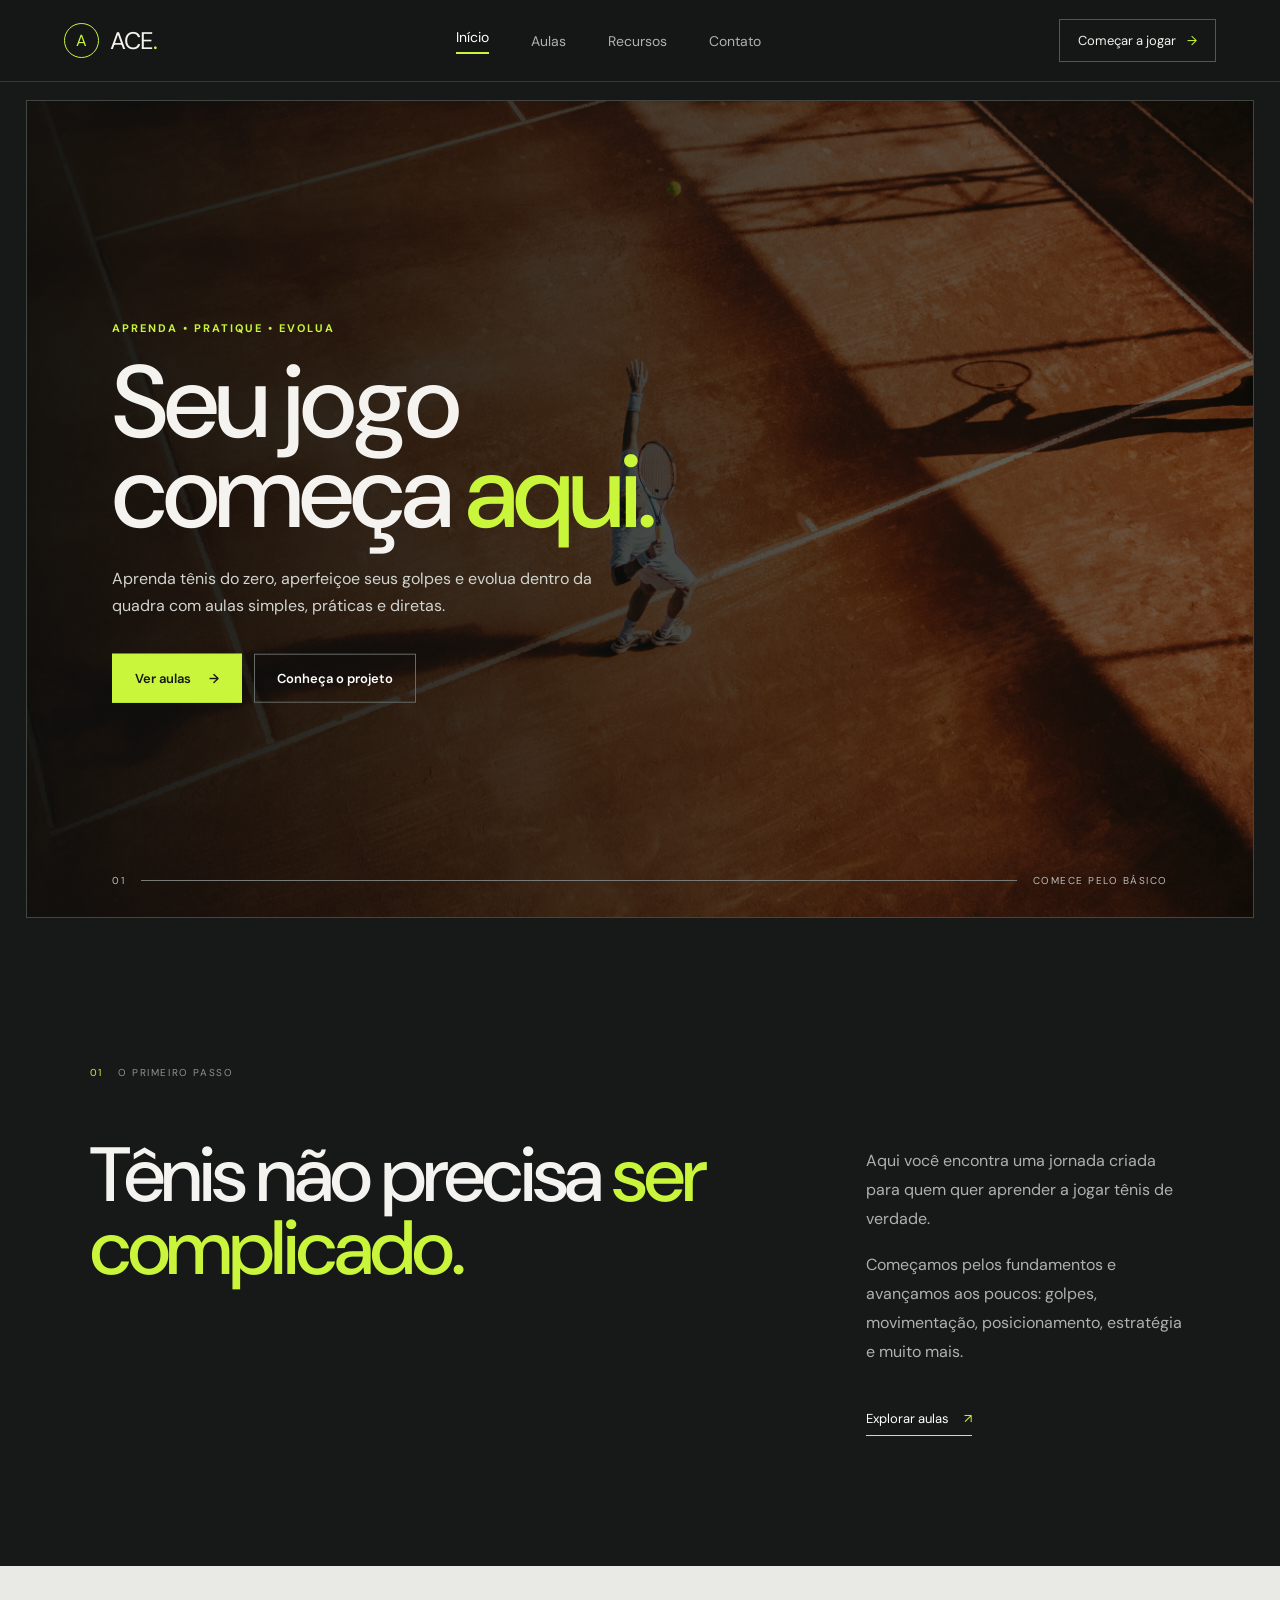
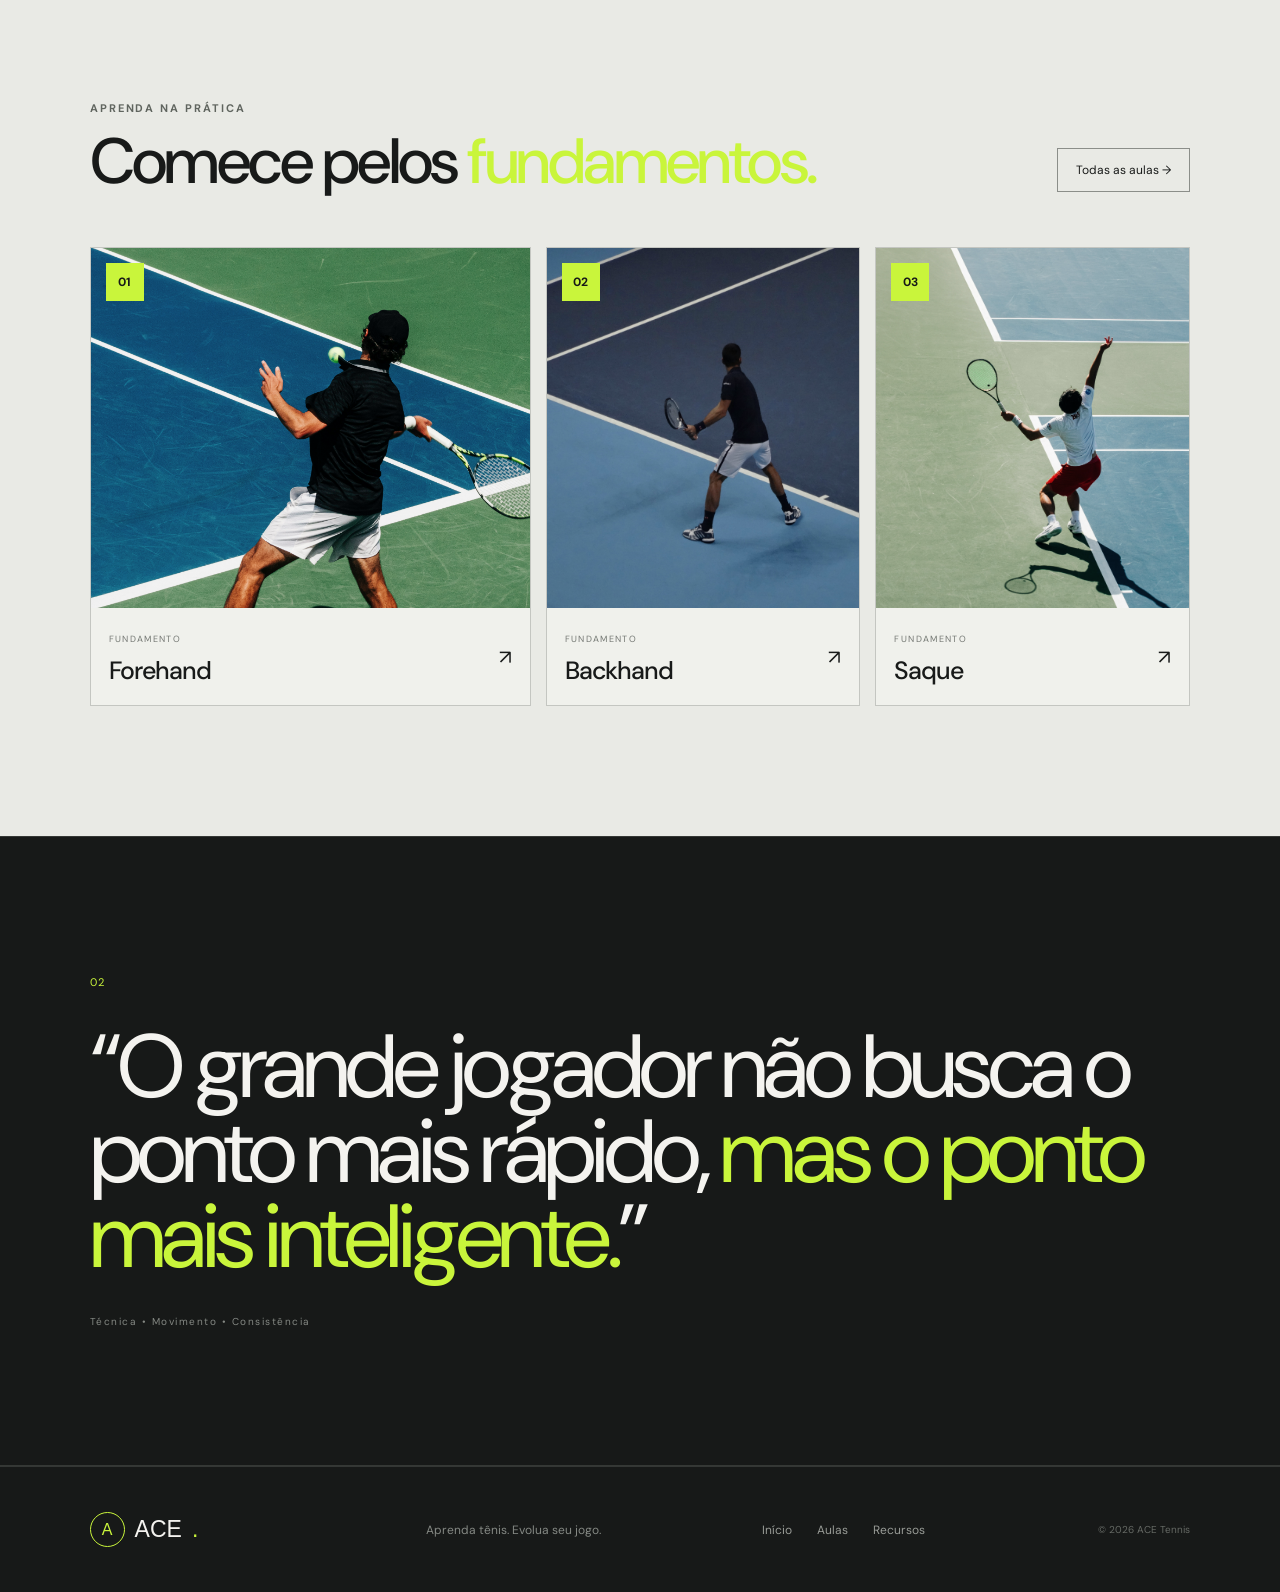
<file: index.html>
<!DOCTYPE html>
<html lang="pt-BR">
<head>
    <meta charset="UTF-8">
    <meta name="viewport" content="width=device-width, initial-scale=1.0">

    <title>ACE — Aprenda Tênis</title>

    <link rel="stylesheet" href="css/style.css">
    <link rel="icon" href="images/icon-tab.jpg" type="image/jpg"> <!--arredondar-->
</head>

<body>

<header class="header">

    <a href="index.html" class="logo">
        <span class="logo-mark">A</span>
        <span>ACE<span class="logo-dot">.</span></span>
    </a>

    <nav class="navigation">
        <a href="index.html" class="active">Início</a>
        <a href="pages/aulas.html">Aulas</a>
        <a href="pages/recursos.html">Recursos</a>
        <a href="pages/contato.html">Contato</a>
    </nav>

    <a href="pages/aulas.html" class="header-button">
        Começar a jogar
        <span>→</span>
    </a>

</header>


<main>

    <!-- HERO -->

    <section class="hero">

        <img
            src="images/hero-tennis.jpg"
            alt="Tenista rebatendo uma bola durante uma partida"
            class="hero-image"
        >

        <div class="hero-overlay"></div>

        <div class="hero-content">

            <span class="eyebrow">
                APRENDA • PRATIQUE • EVOLUA
            </span>

            <h1>
                Seu jogo começa
                <span>aqui.</span>
            </h1>

            <p>
                Aprenda tênis do zero, aperfeiçoe seus golpes
                e evolua dentro da quadra com aulas simples,
                práticas e diretas.
            </p>

            <div class="hero-actions">
                <a href="pages/aulas.html" class="primary-button">
                    Ver aulas
                    <span>→</span>
                </a>

                <a href="#sobre" class="secondary-button">
                    Conheça o projeto
                </a>
            </div>

        </div>

        <div class="hero-bottom">

            <span>01</span>

            <div class="hero-line"></div>

            <span>COMECE PELO BÁSICO</span>

        </div>

    </section>


    <!-- INTRO -->

    <section class="intro section" id="sobre">

        <div class="section-label">
            <span>01</span>
            O PRIMEIRO PASSO
        </div>

        <div class="intro-content">

            <div>
                <h2>
                    Tênis não precisa
                    <em>ser complicado.</em>
                </h2>
            </div>

            <div class="intro-text">
                <p>
                    Aqui você encontra uma jornada criada para quem
                    quer aprender a jogar tênis de verdade.
                </p>

                <p>
                    Começamos pelos fundamentos e avançamos aos poucos:
                    golpes, movimentação, posicionamento, estratégia
                    e muito mais.
                </p>

                <a href="pages/aulas.html" class="text-link">
                    Explorar aulas
                    <span>↗</span>
                </a>
            </div>

        </div>

    </section>


    <!-- DESTAQUES -->

    <section class="lessons-preview section">

        <div class="section-heading">

            <div>
                <span class="eyebrow dark">APRENDA NA PRÁTICA</span>

                <h2>
                    Comece pelos
                    <span>fundamentos.</span>
                </h2>
            </div>

            <a href="pages/aulas.html" class="outline-button">
                Todas as aulas →
            </a>

        </div>


        <div class="lesson-grid">

            <article class="lesson-card large-card" data-lesson-link="pages/aula-forehand.html" tabindex="0">

                <div class="lesson-image">
                    <img
                        src="images/aula-forehand.jpg"
                        alt="Jogador executando um forehand"
                    >

                    <span class="lesson-number">01</span>
                </div>

                <div class="lesson-info">

                    <div>
                        <span class="lesson-type">FUNDAMENTO</span>

                        <h3>Forehand</h3>
                    </div>

                    <span class="arrow">↗</span>

                </div>

            </article>


            <article class="lesson-card" data-lesson-link="pages/aula-backhand.html" tabindex="0">

                <div class="lesson-image">
                    <img
                        src="images/aula-backhand.jpg"
                        alt="Jogadora executando um backhand"
                    >

                    <span class="lesson-number">02</span>
                </div>

                <div class="lesson-info">

                    <div>
                        <span class="lesson-type">FUNDAMENTO</span>

                        <h3>Backhand</h3>
                    </div>

                    <span class="arrow">↗</span>

                </div>

            </article>


            <article class="lesson-card" data-lesson-link="pages/aula-saque.html" tabindex="0">

                <div class="lesson-image">
                    <img
                        src="images/aula-saque.jpg"
                        alt="Tenista executando um saque"
                    >

                    <span class="lesson-number">03</span>
                </div>

                <div class="lesson-info">

                    <div>
                        <span class="lesson-type">FUNDAMENTO</span>

                        <h3>Saque</h3>
                    </div>

                    <span class="arrow">↗</span>

                </div>

            </article>

        </div>

    </section>


    <!-- FRASE -->

    <section class="quote-section">

        <div class="quote-number">02</div>

        <blockquote>
            “O grande jogador não busca o ponto mais rápido, 
            <span>mas o ponto mais inteligente.</span>”
        </blockquote>

        <p>
            Técnica • Movimento • Consistência
        </p>

    </section>


    <!-- FOOTER -->

    <footer class="footer">

        <div class="footer-logo">
            <span class="logo-mark">A</span>
            ACE<span class="logo-dot">.</span>
        </div>

        <p>
            Aprenda tênis. Evolua seu jogo.
        </p>

        <div class="footer-links">
            <a href="index.html">Início</a>
            <a href="pages/aulas.html">Aulas</a>
            <a href="pages/recursos.html">Recursos</a>
        </div>

        <span class="copyright">
            © 2026 ACE Tennis
        </span>

    </footer>

</main>


<script>
document.querySelectorAll('[data-lesson-link]').forEach(card => {
    card.style.cursor = 'pointer';
    card.addEventListener('click', () => {
        window.location.href = card.dataset.lessonLink;
    });
    card.addEventListener('keydown', event => {
        if (event.key === 'Enter' || event.key === ' ') {
            event.preventDefault();
            window.location.href = card.dataset.lessonLink;
        }
    });
});
</script>

</body>
</html>
<!-- Projeto ACE Tênis -->
</file>
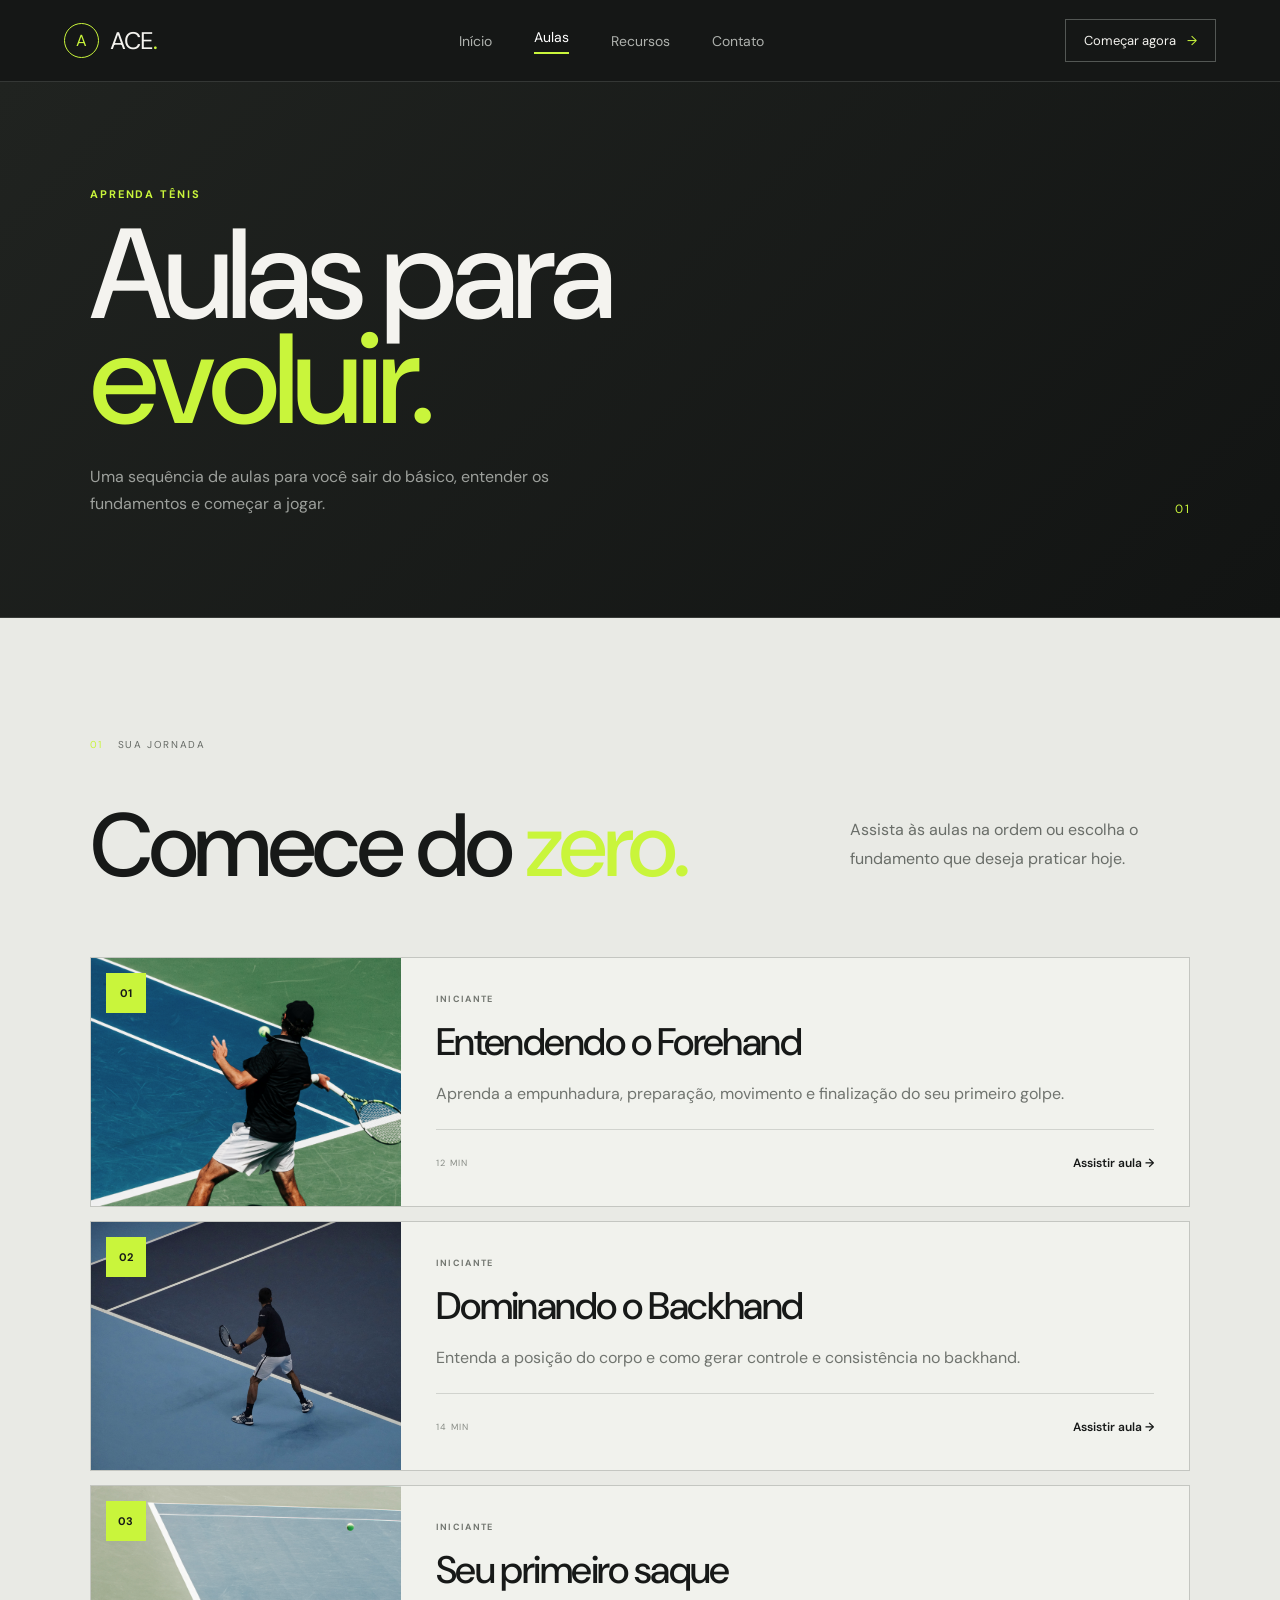
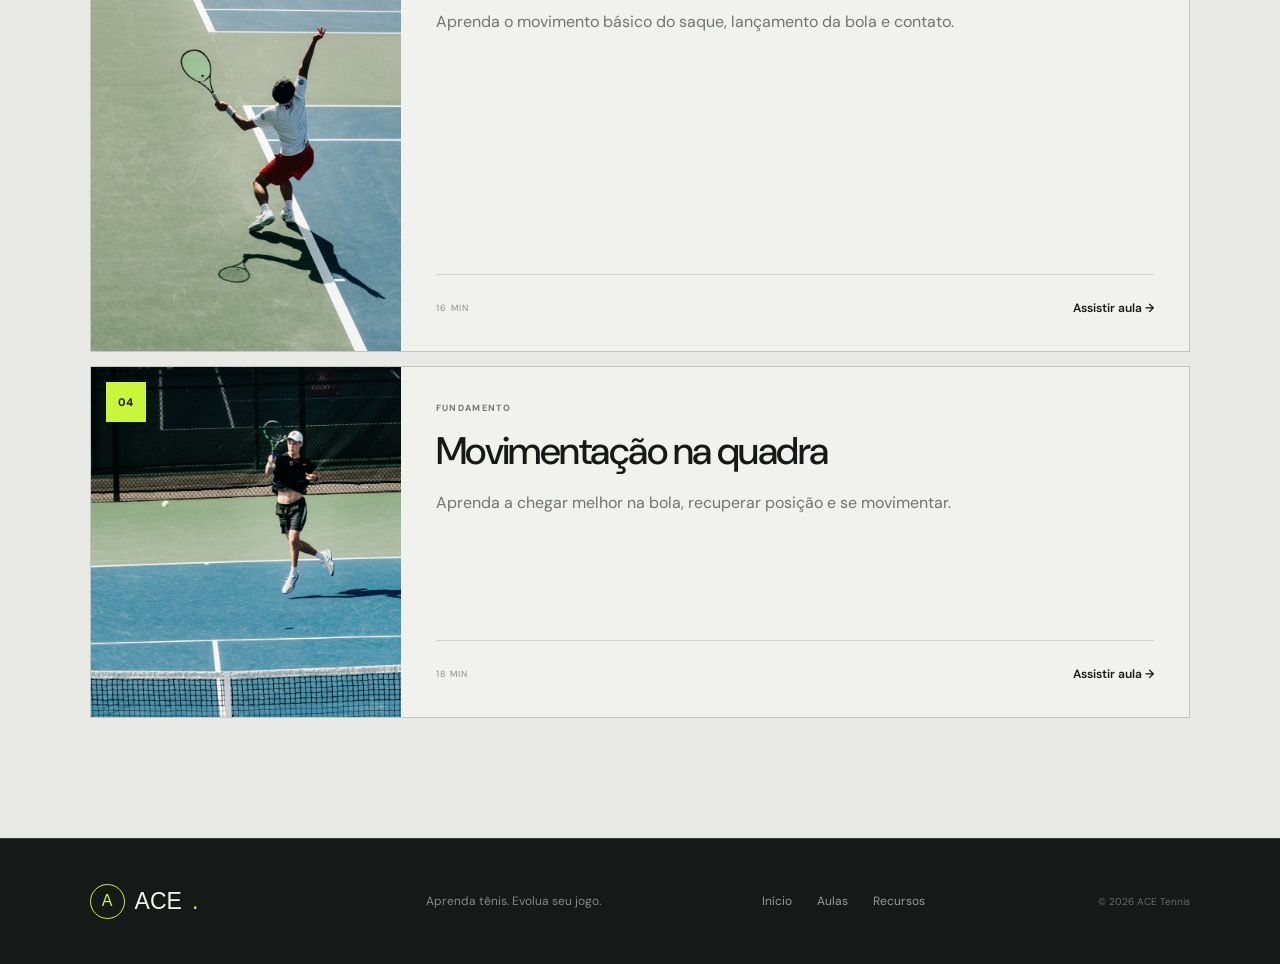
<file: pages/aulas.html>
<!DOCTYPE html>
<html lang="pt-BR">

<head>

    <meta charset="UTF-8">
    <meta name="viewport" content="width=device-width, initial-scale=1.0">

    <title>Aulas — ACE</title>

    <link rel="stylesheet" href="../css/style.css">
    <link rel="stylesheet" href="../css/aulas.css">
    <link rel="icon" href="../images/icon-tab.jpg" type="image/jpg">

</head>

<body>

<header class="header">

    <a href="../index.html" class="logo">
        <span class="logo-mark">A</span>
        <span>ACE<span class="logo-dot">.</span></span>
    </a>

    <nav class="navigation">
        <a href="../index.html">Início</a>
        <a href="aulas.html" class="active">Aulas</a>
        <a href="recursos.html">Recursos</a>
        <a href="contato.html">Contato</a>
    </nav>

    <a href="#aulas" class="header-button">
        Começar agora
        <span>→</span>
    </a>

</header>


<main>

    <section class="page-hero">

        <div class="page-hero-content">

            <span class="eyebrow">
                APRENDA TÊNIS
            </span>

            <h1>
                Aulas para
                <span>evoluir.</span>
            </h1>

            <p>
                Uma sequência de aulas para você sair do básico,
                entender os fundamentos e começar a jogar.
            </p>

        </div>

        <div class="page-hero-number">
            01
        </div>

    </section>


    <section class="learning-path" id="aulas">

        <div class="section-label dark-label">
            <span>01</span>
            SUA JORNADA
        </div>

        <div class="path-heading">

            <h2>
                Comece do
                <em>zero.</em>
            </h2>

            <p>
                Assista às aulas na ordem ou escolha o fundamento
                que deseja praticar hoje.
            </p>

        </div>


        <div class="course-list">

            <article class="course-card">

                <div class="course-image">

                    <img
                        src="../images/aula-forehand.jpg"
                        alt="Forehand no tênis"
                    >

                    <span>01</span>

                </div>

                <div class="course-content">

                    <span class="course-tag">
                        INICIANTE
                    </span>

                    <h3>
                        Entendendo o Forehand
                    </h3>

                    <p>
                        Aprenda a empunhadura, preparação,
                        movimento e finalização do seu primeiro golpe.
                    </p>

                    <div class="course-footer">

                        <span>12 MIN</span>

                        <a href="aula-forehand.html">
                            Assistir aula →
                        </a>

                    </div>

                </div>

            </article>


            <article class="course-card">

                <div class="course-image">

                    <img
                        src="../images/aula-backhand.jpg"
                        alt="Backhand no tênis"
                    >

                    <span>02</span>

                </div>

                <div class="course-content">

                    <span class="course-tag">
                        INICIANTE
                    </span>

                    <h3>
                        Dominando o Backhand
                    </h3>

                    <p>
                        Entenda a posição do corpo e como gerar
                        controle e consistência no backhand.
                    </p>

                    <div class="course-footer">

                        <span>14 MIN</span>

                        <a href="aula-backhand.html">
                            Assistir aula →
                        </a>

                    </div>

                </div>

            </article>


            <article class="course-card">

                <div class="course-image">

                    <img
                        src="../images/aula-saque.jpg"
                        alt="Saque no tênis"
                    >

                    <span>03</span>

                </div>

                <div class="course-content">

                    <span class="course-tag">
                        INICIANTE
                    </span>

                    <h3>
                        Seu primeiro saque
                    </h3>

                    <p>
                        Aprenda o movimento básico do saque,
                        lançamento da bola e contato.
                    </p>

                    <div class="course-footer">

                        <span>16 MIN</span>

                        <a href="aula-saque.html">
                            Assistir aula →
                        </a>

                    </div>

                </div>

            </article>


            <article class="course-card">

                <div class="course-image">

                    <img
                        src="../images/aula-movimentacao.jpg"
                        alt="Tenista se movimentando na quadra"
                    >

                    <span>04</span>

                </div>

                <div class="course-content">

                    <span class="course-tag">
                        FUNDAMENTO
                    </span>

                    <h3>
                        Movimentação na quadra
                    </h3>

                    <p>
                        Aprenda a chegar melhor na bola,
                        recuperar posição e se movimentar.
                    </p>

                    <div class="course-footer">

                        <span>18 MIN</span>

                        <a href="aula-movimentacao.html">
                            Assistir aula →
                        </a>

                    </div>

                </div>

            </article>

        </div>

    </section>

</main>


<footer class="footer">

    <div class="footer-logo">
        <span class="logo-mark">A</span>
        ACE<span class="logo-dot">.</span>
    </div>

    <p>
        Aprenda tênis. Evolua seu jogo.
    </p>

    <div class="footer-links">
        <a href="../index.html">Início</a>
        <a href="aulas.html">Aulas</a>
        <a href="recursos.html">Recursos</a>
    </div>

    <span class="copyright">
        © 2026 ACE Tennis
    </span>

</footer>

</body>
</html>
</file>
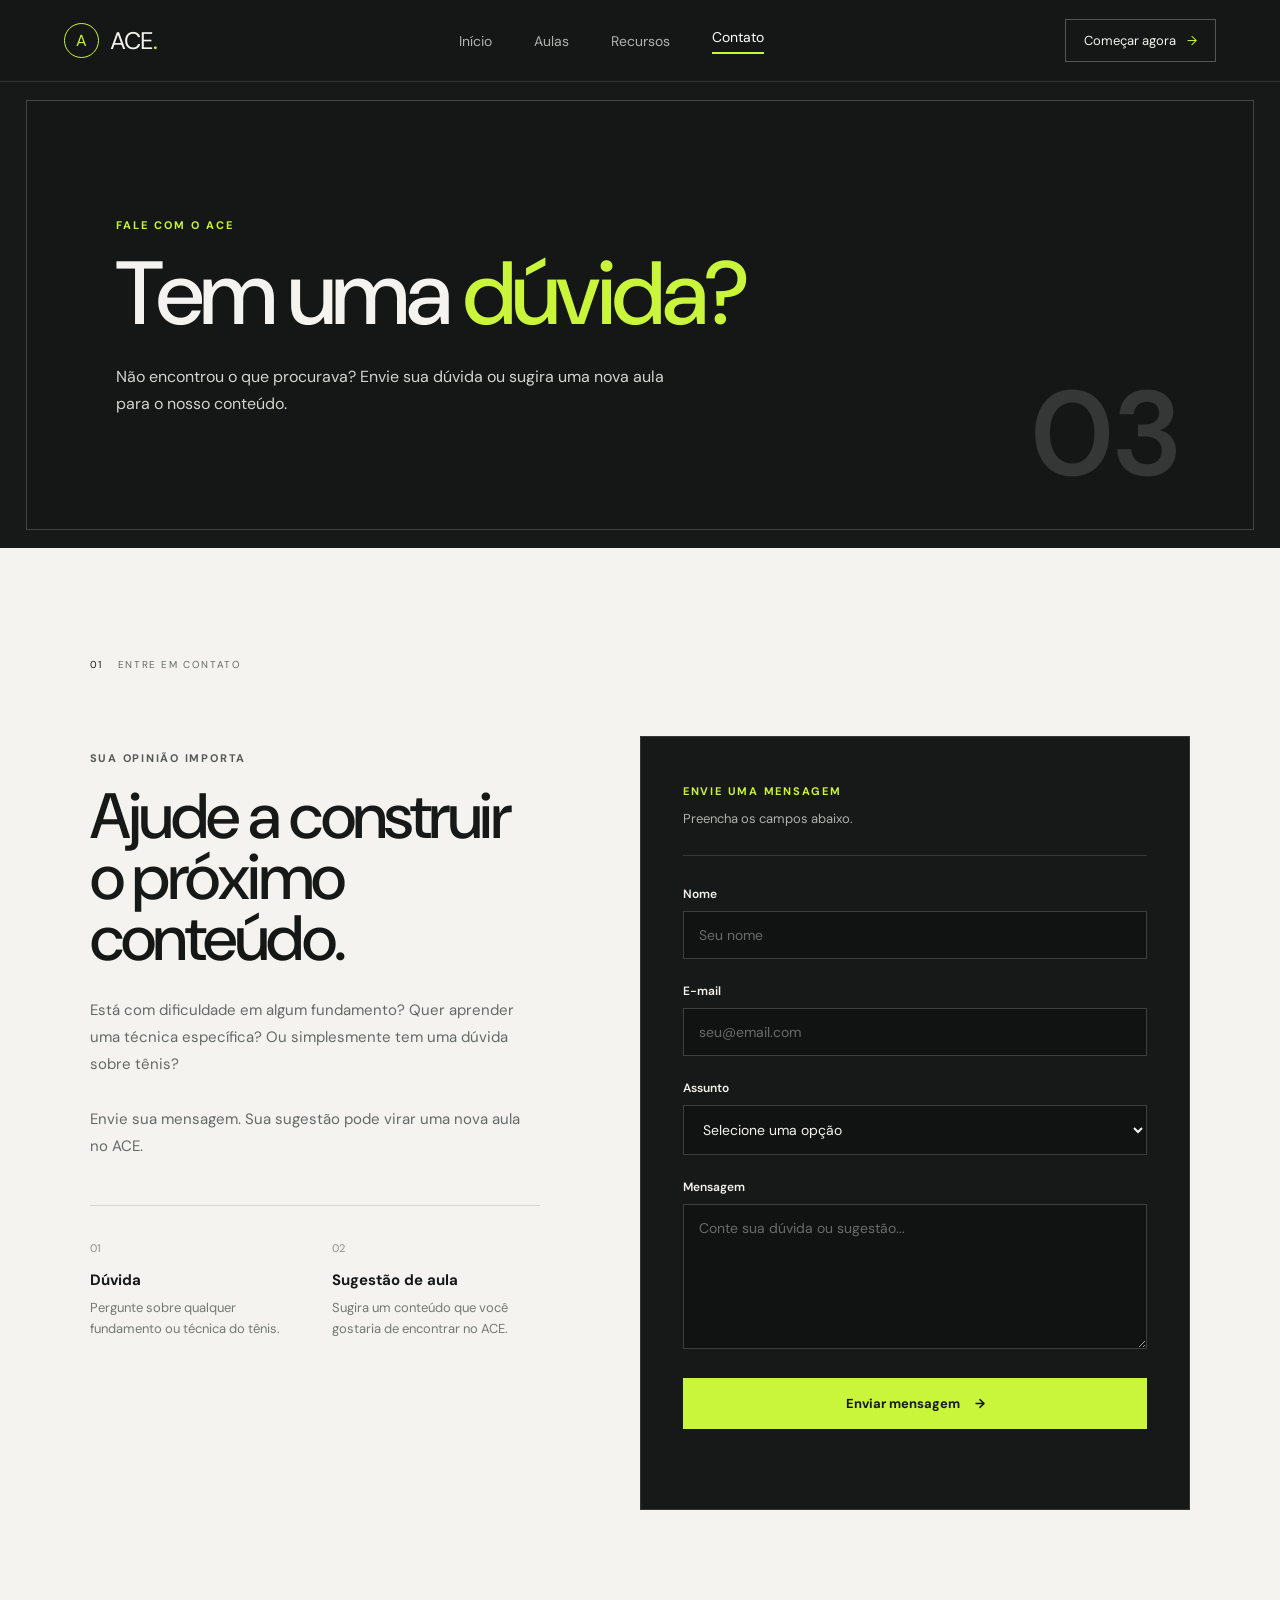
<file: pages/contato.html>
<!DOCTYPE html> <!-- Eu declaro que este documento segue o padrão moderno do HTML5. -->
<html lang="pt-BR"> <!-- Eu defino a língua principal da página como Português do Brasil. -->

<head> <!-- Eu abro a seção de metadados e configurações que não aparecem diretamente na tela. -->

    <meta charset="UTF-8"> <!-- Eu defino a codificação para UTF-8 garantindo a exibição correta de acentos e caracteres especiais. -->
    <meta name="viewport" content="width=device-width, initial-scale=1.0"> <!-- Eu torno a página responsiva para se ajustar a dispositivos móveis e desktops. -->

    <title>Contato — ACE</title> <!-- Eu configuro o título que será exibido na aba do navegador. -->

    <link rel="stylesheet" href="../css/style.css"> <!-- Eu importo a folha de estilos geral do projeto subindo um nível de pasta. -->
    <link rel="stylesheet" href="../css/contato.css"> <!-- Eu importo os estilos específicos da página de contato. -->

    <script src="../javascript/contato.js" defer></script> <!-- Eu carrego o script JavaScript de contato de forma assíncrona, executando após o parse do HTML. -->

</head> <!-- Eu fecho a seção de configurações do documento. -->

<body> <!-- Eu inicio o corpo visível da página Web. -->

<header class="header"> <!-- Eu crio o cabeçalho superior que contém a marca e a navegação. -->

    <a href="../index.html" class="logo"> <!-- Eu adiciono o link da logomarca redirecionando para a página inicial. -->
        <span class="logo-mark">A</span> <!-- Eu destaco a letra inicial "A" dentro do ícone da logo. -->
        <span>ACE<span class="logo-dot">.</span></span> <!-- Eu exibo o texto do nome da marca com o ponto estilizado no final. -->
    </a> <!-- Eu fecho o link do logotipo. -->

    <nav class="navigation"> <!-- Eu defino o menu de navegação principal entre as páginas. -->
        <a href="../index.html">Início</a> <!-- Eu crio o link para voltar à página principal. -->
        <a href="aulas.html">Aulas</a> <!-- Eu crio o link para a página da lista de aulas. -->
        <a href="recursos.html">Recursos</a> <!-- Eu crio o link para a página de recursos adicionais. -->
        <a href="contato.html" class="active">Contato</a> <!-- Eu sinalizo a página atual como ativa usando a classe 'active'. -->
    </nav> <!-- Eu fecho o bloco de links do menu. -->

    <a href="aulas.html" class="header-button"> <!-- Eu insiro o botão de chamada rápida no cabeçalho. -->
        Começar agora <!-- Eu defino o texto principal da ação do botão. -->
        <span>→</span> <!-- Eu adiciono um elemento visual de seta para indicar direcionamento. -->
    </a> <!-- Eu encerro o link do botão de chamada. -->

</header> <!-- Eu encerro o cabeçalho da página. -->


<main> <!-- Eu abro o bloco principal contendo as seções de conteúdo do site. -->

    <!-- HERO --> <!-- Eu adiciono um comentário demarcando a seção principal de apresentação. -->

    <section class="contact-hero"> <!-- Eu crio o container do banner principal da página de contato. -->

        <div class="contact-hero-content"> <!-- Eu agrupo os textos informativos do cabeçalho da seção. -->

            <span class="eyebrow"> <!-- Eu insiro uma pequena etiqueta de texto acima do título principal. -->
                FALE COM O ACE <!-- Eu declaro o texto curto introdutório. -->
            </span> <!-- Eu encerro a etiqueta textual. -->

            <h1> <!-- Eu defino o título principal da tela de contato. -->
                Tem uma <!-- Eu insiro a primeira parte da frase do título. -->
                <span>dúvida?</span> <!-- Eu coloco a palavra "dúvida" dentro de um span para aplicar destaque visual. -->
            </h1> <!-- Eu fecho a tag do título principal. -->

            <p> <!-- Eu adiciono um parágrafo de apoio contextualizando o objetivo da página. -->
                Não encontrou o que procurava? Envie sua dúvida <!-- Eu explico ao usuário como ele pode interagir com o projeto. -->
                ou sugira uma nova aula para o nosso conteúdo. <!-- Eu complemento a instrução do formulário. -->
            </p> <!-- Eu encerro o parágrafo explicativo. -->

        </div> <!-- Eu fecho a div de conteúdo textual da Hero. -->

        <div class="contact-hero-number"> <!-- Eu insiro um elemento gráfico para exibir um número identificador da seção. -->
            03 <!-- Eu declaro o número da seção no layout. -->
        </div> <!-- Eu encerro a div do indicador numérico. -->

    </section> <!-- Eu fecho a seção Hero de apresentação. -->


    <!-- CONTATO --> <!-- Eu adiciono um comentário para marcar o início da área interativa de contato. -->

    <section class="contact-section"> <!-- Eu abro a seção que contém o formulário e as informações. -->

        <div class="section-label dark-label"> <!-- Eu crio um rótulo estilizado de identificação para a seção. -->
            <span>01</span> <!-- Eu exibo a numeração interna da seção. -->
            ENTRE EM CONTATO <!-- Eu defino a legenda descritiva da seção. -->
        </div> <!-- Eu encerro o rótulo da seção. -->


        <div class="contact-layout"> <!-- Eu uso uma div com layout em colunas para separar texto e formulário. -->

            <!-- TEXTO --> <!-- Eu identifico o lado reservado aos textos explicativos. -->

            <div class="contact-info"> <!-- Eu agrupo todas as informações institucionais e tópicos de ajuda. -->

                <span class="contact-tag"> <!-- Eu insiro uma tag estilizada acima do subtítulo. -->
                    SUA OPINIÃO IMPORTA <!-- Eu reforço o valor do feedback do usuário. -->
                </span> <!-- Eu encerro a tag estilizada. -->

                <h2> <!-- Eu defino o título secundário reforçando a colaboração. -->
                    Ajude a construir <!-- Eu insiro o início da chamada principal da coluna. -->
                    o próximo <em>conteúdo.</em> <!-- Eu destaco a palavra "conteúdo" em itálico com a tag 'em'. -->
                </h2> <!-- Eu fecho o título secundário. -->

                <p> <!-- Eu inicio um parágrafo com perguntas retóricas para orientar o usuário. -->
                    Está com dificuldade em algum fundamento? <!-- Eu crio um ponto de identificação com dúvidas sobre fundamentos. -->
                    Quer aprender uma técnica específica? <!-- Eu crio um ponto de identificação sobre técnicas. -->
                    Ou simplesmente tem uma dúvida sobre tênis? <!-- Eu pergunto sobre dúvidas gerais do esporte. -->
                </p> <!-- Eu fecho o primeiro parágrafo informativo. -->

                <p> <!-- Eu insiro o segundo parágrafo sobre a oportunidade de sugestão. -->
                    Envie sua mensagem. Sua sugestão pode <!-- Eu encorajo o envio da mensagem. -->
                    virar uma nova aula no ACE. <!-- Eu explico o benefício direto de enviar a mensagem. -->
                </p> <!-- Eu encerro o segundo parágrafo. -->

                <div class="contact-line"></div> <!-- Eu crio uma linha divisória decorativa no layout. -->

                <div class="contact-topics"> <!-- Eu crio um container para listar os tipos de mensagens aceitas. -->

                    <div> <!-- Eu abro o bloco do primeiro tópico de suporte. -->
                        <span>01</span> <!-- Eu insiro o número do primeiro tópico. -->
                        <strong>Dúvida</strong> <!-- Eu coloco o título do tópico em negrito. -->
                        <p> <!-- Eu abro a descrição curta do primeiro tópico. -->
                            Pergunte sobre qualquer fundamento <!-- Eu indico que dúvidas gerais são aceitas. -->
                            ou técnica do tênis. <!-- Eu especifico o escopo do suporte. -->
                        </p> <!-- Eu fecho a descrição do primeiro tópico. -->
                    </div> <!-- Eu fecho o bloco do primeiro tópico. -->

                    <div> <!-- Eu abro o bloco do segundo tópico de suporte. -->
                        <span>02</span> <!-- Eu insiro o número do segundo tópico. -->
                        <strong>Sugestão de aula</strong> <!-- Eu defino o título do tópico em negrito. -->
                        <p> <!-- Eu abro a descrição do segundo tópico. -->
                            Sugira um conteúdo que você gostaria <!-- Eu incentivo o envio de novos temas. -->
                            de encontrar no ACE. <!-- Eu fecho a sugestão do escopo. -->
                        </p> <!-- Eu fecho a descrição do segundo tópico. -->
                    </div> <!-- Eu fecho o bloco do segundo tópico. -->

                </div> <!-- Eu encerro a lista de tópicos de contato. -->

            </div> <!-- Eu encerro a div das informações institucionais. -->


            <!-- FORMULÁRIO --> <!-- Eu sinalizo o início do container do formulário. -->

            <div class="contact-form-container"> <!-- Eu crio a caixa que envolve o formulário de envio. -->

                <!-- Formulário unificado: action do PHP, método POST e ID usado pelo JS. -->
                <form id="contact-form" action="../php/processa_contato.php" method="POST">

                    <div class="form-header"> <!-- Eu crio o cabeçalho interno do formulário. -->

                        <span>ENVIE UMA MENSAGEM</span> <!-- Eu exibo o título do formulário. -->

                        <p> <!-- Eu declaro o texto de instrução inicial para preenchimento. -->
                            Preencha os campos abaixo. <!-- Eu oriento o usuário a preencher o formulário. -->
                        </p> <!-- Eu encerro a instrução inicial. -->

                    </div> <!-- Eu fecho o cabeçalho do formulário. -->


                    <div class="form-group"> <!-- Eu crio o grupo para o campo do Nome. -->

                        <label for="name"> <!-- Eu crio a etiqueta de texto para o campo do nome. -->
                            Nome <!-- Eu declaro o texto do rótulo do nome. -->
                        </label> <!-- Eu fecho a etiqueta do nome. -->

                        <input
                            type="text"
                            id="name"
                            name="name"
                            placeholder="Seu nome"
                            required
                        > <!-- Eu encerro a tag do input de nome. -->

                    </div> <!-- Eu fecho o grupo do campo do Nome. -->


                    <div class="form-group"> <!-- Eu crio o grupo para o campo do E-mail. -->

                        <label for="email"> <!-- Eu coloco o rótulo do campo do e-mail. -->
                            E-mail <!-- Eu defino o texto do rótulo do e-mail. -->
                        </label> <!-- Eu encerro a etiqueta do e-mail. -->

                        <input
                            type="email"
                            id="email"
                            name="email"
                            placeholder="seu@email.com"
                            required
                        > <!-- Eu fecho a tag do input de e-mail. -->

                    </div> <!-- Eu fecho o grupo do campo de E-mail. -->


                    <div class="form-group"> <!-- Eu crio o grupo para a escolha do Assunto. -->

                        <label for="subject"> <!-- Eu coloco a etiqueta de texto para a seleção de assunto. -->
                            Assunto <!-- Eu declaro a palavra 'Assunto' no rótulo. -->
                        </label> <!-- Eu fecho o rótulo do assunto. -->

                        <select id="subject" name="subject" required> <!-- Eu inicio a caixa de seleção com as opções de assunto. -->

                            <option value="" disabled selected> <!-- Eu defino a opção inicial vazia, desabilitada e selecionada. -->
                                Selecione uma opção <!-- Eu dou a instrução padrão de seleção. -->
                            </option> <!-- Eu fecho a opção neutra. -->

                            <option value="duvida"> <!-- Eu crio a opção com o valor 'duvida' para o backend. -->
                                Tenho uma dúvida <!-- Eu insiro o texto visível da dúvida. -->
                            </option> <!-- Eu encerro a opção da dúvida. -->

                            <option value="sugestao"> <!-- Eu crio a opção com o valor 'sugestao' para o backend. -->
                                Sugerir uma aula <!-- Eu insiro o texto visível da sugestão. -->
                            </option> <!-- Eu fecho a opção de sugestão. -->

                        </select> <!-- Eu encerro a caixa de seleção do assunto. -->

                    </div> <!-- Eu fecho o grupo do campo de Assunto. -->


                    <div class="form-group"> <!-- Eu crio o grupo do campo de mensagem em texto livre. -->

                        <label for="message"> <!-- Eu insiro a etiqueta para o campo da mensagem. -->
                            Mensagem <!-- Eu coloco o texto descritivo do rótulo. -->
                        </label> <!-- Eu encerro a etiqueta do campo de mensagem. -->

                        <textarea
                            id="message"
                            name="message"
                            rows="6"
                            placeholder="Conte sua dúvida ou sugestão..."
                            required
                        ></textarea> <!-- Atributos ficam na tag de abertura; o conteúdo fica vazio. -->

                    </div> <!-- Eu fecho o grupo da Mensagem. -->


                    <button type="submit" class="contact-submit"> <!-- Eu crio o botão que submete os dados do formulário. -->
                        Enviar mensagem <!-- Eu declaro o texto principal do botão de envio. -->
                        <span>→</span> <!-- Eu incluo a seta gráfica dentro do botão. -->
                    </button> <!-- Eu encerro o elemento de botão. -->


                    <p id="form-message"></p> <!-- Eu reservo este parágrafo para exibir mensagens de retorno via JS. -->

                </form> <!-- Eu fecho a tag do formulário de contato. -->

            </div> <!-- Eu encerro a div receptora do formulário. -->

        </div> <!-- Eu fecho a div que estrutura o layout em duas colunas. -->

    </section> <!-- Eu fecho a seção do formulário de contato. -->

</main> <!-- Eu encerro o bloco principal de conteúdo. -->

</body> <!-- Eu encerro o corpo da página. -->

</html> <!-- Eu fecho o código HTML por completo. -->
</file>
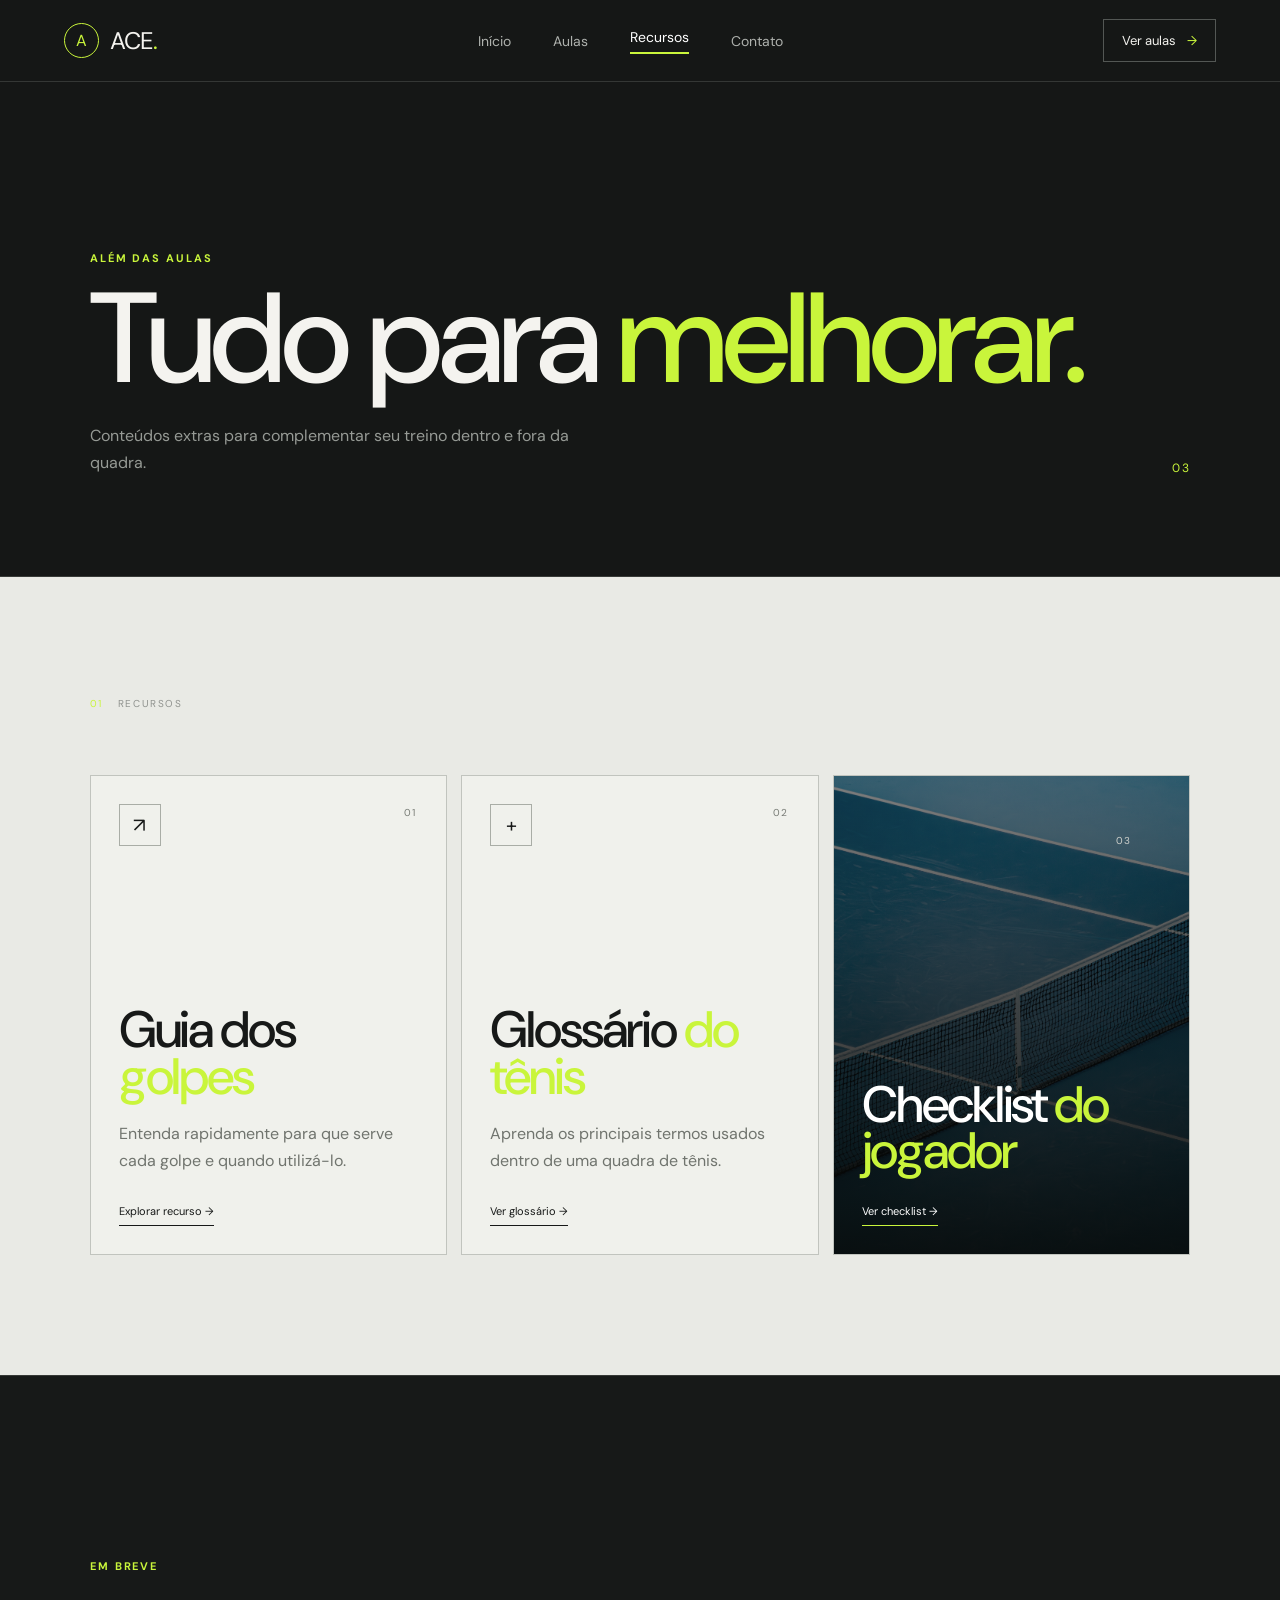
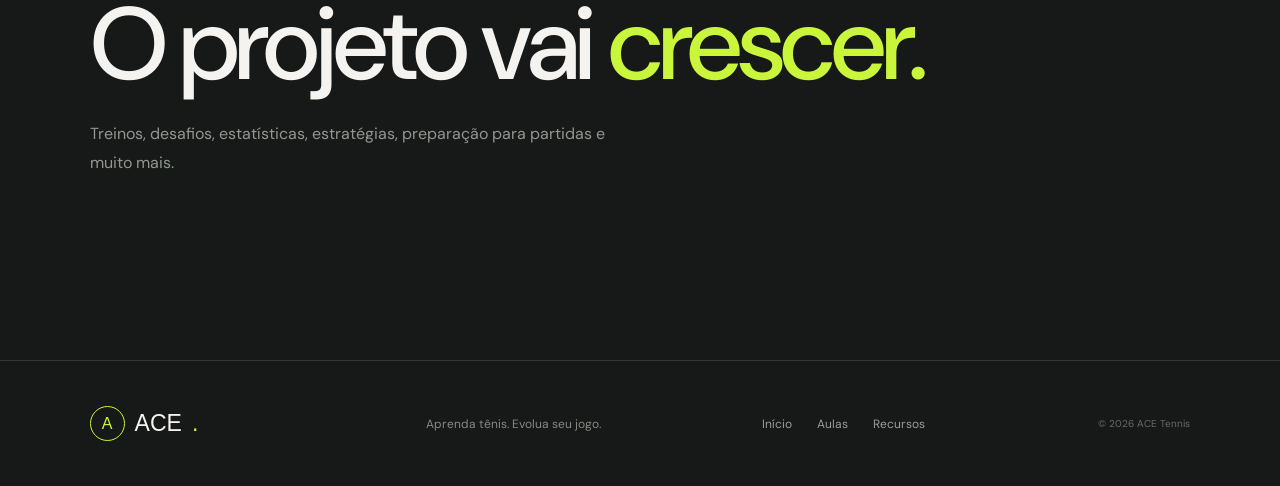
<file: pages/recursos.html>
<!DOCTYPE html>
<html lang="pt-BR">

<head>

    <meta charset="UTF-8">
    <meta name="viewport" content="width=device-width, initial-scale=1.0">

    <title>Recursos — ACE</title>

    <link rel="stylesheet" href="../css/style.css">
    <link rel="stylesheet" href="../css/recursos.css">
    <link rel="icon" href="../images/icon-tab.jpg" type="image/jpg">

</head>

<body>

<header class="header">

    <a href="../index.html" class="logo">
        <span class="logo-mark">A</span>
        <span>ACE<span class="logo-dot">.</span></span>
    </a>

    <nav class="navigation">
        <a href="../index.html">Início</a>
        <a href="aulas.html">Aulas</a>
        <a href="recursos.html" class="active">Recursos</a>
        <a href="contato.html">Contato</a>
    </nav>

    <a href="aulas.html" class="header-button">
        Ver aulas
        <span>→</span>
    </a>

</header>


<main>

    <section class="resources-hero">

        <div>

            <span class="eyebrow">
                ALÉM DAS AULAS
            </span>

            <h1>
                Tudo para
                <span>melhorar.</span>
            </h1>

            <p>
                Conteúdos extras para complementar seu treino
                dentro e fora da quadra.
            </p>

        </div>

        <span class="resources-number">
            03
        </span>

    </section>


    <section class="resources">

        <div class="section-label dark-label">
            <span>01</span>
            RECURSOS
        </div>


        <div class="resources-grid">

            <article class="resource-card">

                <span class="resource-icon">↗</span>

                <span class="resource-number">
                    01
                </span>

                <h2>
                    Guia dos
                    <em>golpes</em>
                </h2>

                <p>
                    Entenda rapidamente para que serve cada
                    golpe e quando utilizá-lo.
                </p>

                <a href="#">
                    Explorar recurso →
                </a>

            </article>


            <article class="resource-card">

                <span class="resource-icon">+</span>

                <span class="resource-number">
                    02
                </span>

                <h2>
                    Glossário
                    <em>do tênis</em>
                </h2>

                <p>
                    Aprenda os principais termos usados
                    dentro de uma quadra de tênis.
                </p>

                <a href="#">
                    Ver glossário →
                </a>

            </article>


            <article class="resource-card image-resource">

                <img
                    src="../images/tennis-court.jpg"
                    alt="Quadra de tênis"
                >

                <div class="resource-image-overlay"></div>

                <div class="image-resource-content">

                    <span class="resource-number">
                        03
                    </span>

                    <h2>
                        Checklist
                        <em>do jogador</em>
                    </h2>

                    <a href="#">
                        Ver checklist →
                    </a>

                </div>

            </article>

        </div>

    </section>


    <section class="future-section">

        <span class="eyebrow">
            EM BREVE
        </span>

        <h2>
            O projeto vai
            <span>crescer.</span>
        </h2>

        <p>
            Treinos, desafios, estatísticas, estratégias,
            preparação para partidas e muito mais.
        </p>

    </section>

</main>


<footer class="footer">

    <div class="footer-logo">
        <span class="logo-mark">A</span>
        ACE<span class="logo-dot">.</span>
    </div>

    <p>
        Aprenda tênis. Evolua seu jogo.
    </p>

    <div class="footer-links">
        <a href="../index.html">Início</a>
        <a href="aulas.html">Aulas</a>
        <a href="recursos.html">Recursos</a>
    </div>

    <span class="copyright">
        © 2026 ACE Tennis
    </span>

</footer>

</body>
</html>
</file>
<file: css/style.css>
@import url('https://fonts.googleapis.com/css2?family=DM+Sans:wght@400;500;600;700&display=swap');


/* =========================
   RESET
========================= */

* {
    margin: 0;
    padding: 0;
    box-sizing: border-box;
}

html {
    scroll-behavior: smooth;
}

body {
    background: #171918;
    color: #f4f3ef;
    font-family: "DM Sans", Arial, sans-serif;
    overflow-x: hidden;
}

a {
    color: inherit;
    text-decoration: none;
}

img {
    display: block;
    width: 100%;
}


/* =========================
   TIPOGRAFIA
========================= */

h1,
h2,
h3 {
    font-family: "Tanzanite", "DM Sans", sans-serif;
    font-weight: 500;
    letter-spacing: -0.04em;
}

h1 span,
h2 span,
em {
    color: #c9f53b;
    font-style: normal;
}


/* =========================
   HEADER
========================= */

.header {
    height: 82px;
    padding: 0 5vw;

    display: flex;
    align-items: center;
    justify-content: space-between;

    background: #151716;
    border-bottom: 1px solid #343735;

    position: relative;
    z-index: 10;
}

.logo {
    display: flex;
    align-items: center;
    gap: 11px;

    font-family: "Tanzanite", "DM Sans", sans-serif;
    font-size: 24px;
    letter-spacing: -0.04em;
}

.logo-mark {
    width: 35px;
    height: 35px;

    border: 1px solid #c9f53b;
    border-radius: 50%;

    display: grid;
    place-items: center;

    color: #c9f53b;
    font-size: 16px;
}

.logo-dot {
    color: #c9f53b;
}

.navigation {
    display: flex;
    align-items: center;
    gap: 42px;
}

.navigation a {
    color: #aeb1ad;
    font-size: 14px;
    transition: 0.25s;
}

.navigation a:hover,
.navigation a.active {
    color: #fff;
}

.navigation a.active::after {
    content: "";
    display: block;

    width: 100%;
    height: 2px;

    margin-top: 6px;

    background: #c9f53b;
}

.header-button {
    border: 1px solid #535754;
    padding: 12px 18px;

    font-size: 13px;

    transition: 0.25s;
}

.header-button span {
    color: #c9f53b;
    margin-left: 8px;
}

.header-button:hover {
    background: #c9f53b;
    color: #171918;
    border-color: #c9f53b;
}

.header-button:hover span {
    color: #171918;
}


/* =========================
   HERO
========================= */

.hero {
    min-height: calc(100vh - 82px);

    margin: 18px 2vw;

    position: relative;
    overflow: hidden;

    border: 1px solid #424642;
}

.hero-image {
    position: absolute;
    inset: 0;

    height: 100%;
    object-fit: cover;

    filter: brightness(0.52) saturate(0.9);
}

.hero-overlay {
    position: absolute;
    inset: 0;

    background:
        linear-gradient(
            90deg,
            rgba(12, 14, 13, 0.9) 0%,
            rgba(12, 14, 13, 0.55) 43%,
            rgba(12, 14, 13, 0.1) 100%
        );
}

.hero-content {
    position: absolute;
    z-index: 2;

    left: 7%;
    top: 50%;

    transform: translateY(-50%);

    max-width: 650px;
}

.eyebrow {
    display: inline-block;

    color: #c9f53b;

    font-size: 11px;
    font-weight: 700;

    letter-spacing: 0.18em;
}

.hero h1 {
    margin-top: 20px;

    font-size: clamp(60px, 8vw, 125px);
    line-height: 0.88;
}

.hero p {
    max-width: 510px;

    margin-top: 28px;

    color: #d2d4d0;

    font-size: 16px;
    line-height: 1.7;
}

.hero-actions {
    display: flex;
    align-items: center;
    gap: 12px;

    margin-top: 34px;
}

.primary-button,
.secondary-button {
    padding: 15px 22px;

    font-size: 13px;
    font-weight: 600;

    border: 1px solid #c9f53b;
}

.primary-button {
    background: #c9f53b;
    color: #171918;
}

.primary-button span {
    margin-left: 15px;
}

.secondary-button {
    color: #fff;
    border-color: #676b67;
}

.secondary-button:hover {
    border-color: #c9f53b;
}

.hero-bottom {
    position: absolute;
    z-index: 2;

    left: 7%;
    right: 7%;
    bottom: 30px;

    display: flex;
    align-items: center;
    gap: 16px;

    color: #bbbdb9;
    font-size: 10px;
    letter-spacing: 0.15em;
}

.hero-line {
    height: 1px;
    flex: 1;

    background: #777a76;
}


/* =========================
   SECTIONS
========================= */

.section {
    padding: 130px 7vw;
}

.section-label {
    display: flex;
    align-items: center;
    gap: 15px;

    color: #8f928e;

    font-size: 10px;
    letter-spacing: 0.16em;
}

.section-label span {
    color: #c9f53b;
}


/* =========================
   INTRO
========================= */

.intro-content {
    margin-top: 60px;

    display: grid;
    grid-template-columns: 1.4fr 0.7fr;
    gap: 10vw;
}

.intro h2 {
    font-size: clamp(48px, 6vw, 90px);
    line-height: 0.95;
}

.intro-text {
    padding-top: 8px;
}

.intro-text p {
    color: #aeb1ad;
    line-height: 1.8;
    margin-bottom: 18px;
}

.text-link {
    display: inline-block;

    margin-top: 25px;
    padding-bottom: 8px;

    border-bottom: 1px solid #c9f53b;

    color: #fff;
    font-size: 13px;
}

.text-link span {
    color: #c9f53b;
    margin-left: 12px;
}


/* =========================
   LESSONS
========================= */

.lessons-preview {
    background: #e9eae5;
    color: #181a19;
}

.eyebrow.dark {
    color: #60655f;
}

.section-heading {
    display: flex;
    justify-content: space-between;
    align-items: end;
}

.section-heading h2 {
    margin-top: 15px;

    font-size: clamp(45px, 5vw, 75px);
    line-height: 0.95;
}

.outline-button {
    border: 1px solid #8b8e89;
    padding: 13px 18px;

    font-size: 12px;
}

.outline-button:hover {
    background: #171918;
    color: #fff;
}

.lesson-grid {
    display: grid;
    grid-template-columns: 1.4fr 1fr 1fr;
    gap: 15px;

    margin-top: 55px;
}

.lesson-card {
    border: 1px solid #c4c6c1;
    background: #f0f1ec;
}

.lesson-image {
    height: 360px;
    position: relative;
    overflow: hidden;
}

.lesson-image img {
    height: 100%;
    object-fit: cover;
    filter: saturate(0.8);
    transition: transform 0.5s;
}

.lesson-card:hover img {
    transform: scale(1.04);
}

.lesson-number {
    position: absolute;
    top: 15px;
    left: 15px;

    width: 38px;
    height: 38px;

    display: grid;
    place-items: center;

    background: #c9f53b;
    color: #171918;

    font-size: 12px;
    font-weight: 700;
}

.lesson-info {
    min-height: 90px;
    padding: 18px;

    display: flex;
    align-items: center;
    justify-content: space-between;
}

.lesson-type {
    color: #747873;
    font-size: 9px;
    letter-spacing: 0.15em;
}

.lesson-info h3 {
    margin-top: 7px;
    font-size: 25px;
}

.arrow {
    font-size: 20px;
}


/* =========================
   QUOTE
========================= */

.quote-section {
    min-height: 70vh;

    padding: 130px 7vw;

    display: flex;
    flex-direction: column;
    justify-content: center;

    border-top: 1px solid #353835;
    border-bottom: 1px solid #353835;
}

.quote-number {
    color: #c9f53b;
    font-size: 11px;
    letter-spacing: 0.15em;
}

blockquote {
    max-width: 1100px;

    margin-top: 35px;

    font-family: "Tanzanite", "DM Sans", sans-serif;
    font-size: clamp(50px, 7vw, 105px);
    line-height: 0.95;
    letter-spacing: -0.05em;
}

blockquote span {
    color: #c9f53b;
}

.quote-section p {
    margin-top: 35px;

    color: #858984;

    font-size: 10px;
    letter-spacing: 0.15em;
}


/* =========================
   FOOTER
========================= */

.footer {
    padding: 45px 7vw;

    display: grid;
    grid-template-columns: 1fr 1fr 1fr auto;
    align-items: center;
    gap: 30px;

    border-top: 1px solid #343735;
}

.footer-logo {
    display: flex;
    align-items: center;
    gap: 10px;

    font-family: "Tanzanite", sans-serif;
    font-size: 23px;
}

.footer p {
    color: #858984;
    font-size: 12px;
}

.footer-links {
    display: flex;
    gap: 25px;

    color: #999c97;
    font-size: 12px;
}

.footer-links a:hover {
    color: #c9f53b;
}

.copyright {
    color: #666a65;
    font-size: 10px;
}


/* =========================
   RESPONSIVO
========================= */

@media (max-width: 850px) {

    .header {
        padding: 0 20px;
    }

    .navigation {
        gap: 15px;
    }

    .navigation a {
        font-size: 12px;
    }

    .header-button {
        display: none;
    }

    .hero {
        margin: 10px;
    }

    .hero-content {
        left: 8%;
        right: 8%;
    }

    .hero h1 {
        font-size: 60px;
    }

    .section {
        padding: 90px 7vw;
    }

    .intro-content {
        grid-template-columns: 1fr;
        gap: 40px;
    }

    .section-heading {
        align-items: start;
        flex-direction: column;
        gap: 25px;
    }

    .lesson-grid {
        grid-template-columns: 1fr;
    }

    .lesson-image {
        height: 320px;
    }

    .footer {
        grid-template-columns: 1fr;
    }
}


@media (max-width: 500px) {

    .navigation {
        gap: 10px;
    }

    .navigation a {
        font-size: 10px;
    }

    .logo {
        font-size: 20px;
    }

    .hero {
        min-height: 680px;
    }

    .hero h1 {
        font-size: 52px;
    }

    .hero-actions {
        align-items: stretch;
        flex-direction: column;
    }

    .hero-bottom {
        left: 8%;
        right: 8%;
    }
}
</file>
<file: css/aulas.css>
/* =========================
   HERO DA PÁGINA DE AULAS
========================= */

.page-hero {
    min-height: 58vh;

    padding: 100px 7vw;

    display: flex;
    align-items: end;
    justify-content: space-between;

    background:
        linear-gradient(135deg, #202320, #121413);

    border-bottom: 1px solid #383b38;
}

.page-hero-content {
    max-width: 800px;
}

.page-hero h1 {
    margin-top: 20px;

    font-size: clamp(70px, 10vw, 145px);
    line-height: 0.82;
}

.page-hero p {
    max-width: 530px;

    margin-top: 30px;

    color: #9da09c;
    line-height: 1.7;
}

.page-hero-number {
    color: #c9f53b;
    font-size: 12px;
    letter-spacing: 0.15em;
}


/* =========================
   CAMINHO DE APRENDIZADO
========================= */

.learning-path {
    padding: 120px 7vw;

    background: #e9eae5;
    color: #171918;
}

.dark-label {
    color: #666a65;
}

.path-heading {
    margin-top: 55px;

    display: grid;
    grid-template-columns: 1.3fr 0.7fr;
    gap: 10vw;
}

.path-heading h2 {
    font-size: clamp(55px, 7vw, 105px);
    line-height: 0.9;
}

.path-heading p {
    padding-top: 10px;

    color: #696d68;
    line-height: 1.8;
}


/* =========================
   CURSOS
========================= */

.course-list {
    margin-top: 70px;

    display: grid;
    gap: 14px;
}

.course-card {
    display: grid;
    grid-template-columns: 310px 1fr;

    min-height: 250px;

    border: 1px solid #c4c6c1;
    background: #f1f2ed;
}

.course-image {
    position: relative;
    overflow: hidden;
}

.course-image img {
    height: 100%;
    object-fit: cover;

    filter: saturate(0.75);
    transition: transform 0.5s;
}

.course-card:hover .course-image img {
    transform: scale(1.04);
}

.course-image span {
    position: absolute;
    top: 15px;
    left: 15px;

    width: 40px;
    height: 40px;

    display: grid;
    place-items: center;

    background: #c9f53b;

    font-size: 11px;
    font-weight: 700;
}

.course-content {
    padding: 35px;

    display: flex;
    flex-direction: column;
}

.course-tag {
    color: #737771;

    font-size: 9px;
    font-weight: 700;

    letter-spacing: 0.15em;
}

.course-content h3 {
    margin-top: 12px;

    font-size: clamp(30px, 3vw, 46px);
}

.course-content p {
    max-width: 650px;

    margin-top: 13px;

    color: #70746f;
    line-height: 1.7;
}

.course-footer {
    margin-top: auto;
    padding-top: 25px;

    display: flex;
    justify-content: space-between;
    align-items: center;

    border-top: 1px solid #d1d3ce;
}

.course-footer span {
    color: #888c86;

    font-size: 9px;
    letter-spacing: 0.15em;
}

.course-footer a {
    font-size: 12px;
    font-weight: 600;
}

.course-footer a:hover {
    color: #5d7400;
}


/* =========================
   RESPONSIVO
========================= */

@media (max-width: 800px) {

    .page-hero {
        min-height: 55vh;
    }

    .page-hero h1 {
        font-size: 70px;
    }

    .path-heading {
        grid-template-columns: 1fr;
        gap: 30px;
    }

    .course-card {
        grid-template-columns: 1fr;
    }

    .course-image {
        height: 260px;
    }

    .course-content {
        min-height: 300px;
    }
}
</file>
<file: css/contato.css>
/* =========================
   HERO
========================= */

.contact-hero {
    min-height: 430px;

    margin: 18px 2vw;

    padding: 80px 7%;

    position: relative;
    overflow: hidden;

    display: flex;
    align-items: center;

    border: 1px solid #424642;

    background: #151716;
}

.contact-hero-content {
    max-width: 700px;
}

.contact-hero h1 {
    margin-top: 20px;

    font-size: clamp(55px, 7vw, 100px);
    line-height: 0.9;
}

.contact-hero p {
    max-width: 560px;

    margin-top: 28px;

    color: #d2d4d0;

    font-size: 16px;
    line-height: 1.7;
}

.contact-hero-number {
    position: absolute;

    right: 6%;
    bottom: 35px;

    color: #343735;

    font-size: 120px;
    font-weight: 600;
    line-height: 1;
}


/* =========================
   CONTACT SECTION
========================= */

.contact-section {
    padding: 110px 7vw;
    background: #f4f3ef;
    color: #171918;
}

.contact-section .dark-label {
    color: #666a66;
}

.contact-section .dark-label span {
    color: #171918;
}

.contact-layout {
    max-width: 1250px;

    margin: 65px auto 0;

    display: grid;
    grid-template-columns: 0.9fr 1.1fr;

    gap: 100px;

    align-items: start;
}


/* =========================
   INFORMATION
========================= */

.contact-info {
    padding-top: 10px;
}

.contact-tag {
    color: #555955;

    font-size: 11px;
    font-weight: 700;

    letter-spacing: 0.16em;
}

.contact-info h2 {
    margin-top: 20px;

    max-width: 500px;

    font-size: clamp(42px, 5vw, 68px);
    line-height: 0.95;
}

.contact-info h2 em {
    color: #151716;
}

.contact-info > p {
    max-width: 480px;

    margin-top: 28px;

    color: #656965;

    font-size: 15px;
    line-height: 1.8;
}

.contact-line {
    width: 100%;

    height: 1px;

    margin: 45px 0 35px;

    background: #d4d5d1;
}


/* =========================
   TOPICS
========================= */

.contact-topics {
    display: grid;

    grid-template-columns: 1fr 1fr;

    gap: 35px;
}

.contact-topics div {
    position: relative;
}

.contact-topics span {
    display: block;

    margin-bottom: 15px;

    color: #8b8e8a;

    font-size: 11px;
}

.contact-topics strong {
    display: block;

    font-size: 15px;
}

.contact-topics p {
    margin-top: 8px;

    color: #747873;

    font-size: 13px;
    line-height: 1.6;
}


/* =========================
   FORM
========================= */

.contact-form-container {
    padding: 42px;

    background: #171918;

    border: 1px solid #343735;
}

.form-header {
    padding-bottom: 28px;

    margin-bottom: 30px;

    border-bottom: 1px solid #343735;
}

.form-header span {
    color: #c9f53b;

    font-size: 11px;
    font-weight: 700;

    letter-spacing: 0.16em;
}

.form-header p {
    margin-top: 10px;

    color: #aeb1ad;

    font-size: 13px;
}


.form-group {
    margin-bottom: 24px;
}

.form-group label {
    display: block;

    margin-bottom: 9px;

    color: #f4f3ef;

    font-size: 12px;
    font-weight: 600;
}


.form-group input,
.form-group select,
.form-group textarea {
    width: 100%;

    padding: 14px 15px;

    border: 1px solid #3c403d;

    background: #111312;

    color: #f4f3ef;

    font-family: inherit;
    font-size: 14px;

    outline: none;

    transition: border-color 0.2s;
}


.form-group input::placeholder,
.form-group textarea::placeholder {
    color: #686c68;
}


.form-group input:focus,
.form-group select:focus,
.form-group textarea:focus {
    border-color: #c9f53b;
}


.form-group textarea {
    resize: vertical;

    min-height: 145px;
}


.form-group select {
    cursor: pointer;
}


.contact-submit {
    width: 100%;

    padding: 16px 20px;

    border: 1px solid #c9f53b;

    background: #c9f53b;
    color: #171918;

    font-family: inherit;
    font-size: 13px;
    font-weight: 700;

    cursor: pointer;

    transition: 0.25s;
}

.contact-submit span {
    margin-left: 12px;
}

.contact-submit:hover {
    background: transparent;
    color: #c9f53b;
}


/* =========================
   FORM MESSAGE
========================= */

#form-message {
    min-height: 20px;

    margin-top: 18px;

    font-size: 13px;
    line-height: 1.5;
}

#form-message.success {
    color: #c9f53b;
}

#form-message.error {
    color: #ff5c5c;
}


/* =========================
   RESPONSIVE
========================= */

@media (max-width: 900px) {

    .navigation {
        gap: 18px;
    }

    .header-button {
        display: none;
    }

    .contact-layout {
        grid-template-columns: 1fr;

        gap: 60px;
    }

}


@media (max-width: 600px) {

    .contact-hero {
        min-height: 400px;

        padding: 60px 8%;
    }

    .contact-hero-number {
        font-size: 80px;
    }

    .contact-section {
        padding: 80px 8%;
    }

    .contact-topics {
        grid-template-columns: 1fr;
    }

    .contact-form-container {
        padding: 25px;
    }

}
</file>
<file: css/recursos.css>
/* =========================
   HERO
========================= */

.resources-hero {
    min-height: 55vh;

    padding: 100px 7vw;

    display: flex;
    align-items: end;
    justify-content: space-between;

    background: #151716;

    border-bottom: 1px solid #383b38;
}

.resources-hero h1 {
    margin-top: 20px;

    font-size: clamp(70px, 10vw, 145px);
    line-height: 0.82;
}

.resources-hero p {
    max-width: 500px;

    margin-top: 30px;

    color: #969a95;
    line-height: 1.7;
}

.resources-number {
    color: #c9f53b;

    font-size: 12px;
    letter-spacing: 0.15em;
}


/* =========================
   RECURSOS
========================= */

.resources {
    padding: 120px 7vw;

    background: #e9eae5;
    color: #171918;
}

.resources-grid {
    display: grid;
    grid-template-columns: 1fr 1fr 1fr;
    gap: 14px;

    margin-top: 65px;
}

.resource-card {
    min-height: 480px;

    padding: 28px;

    position: relative;

    display: flex;
    flex-direction: column;

    border: 1px solid #c1c4be;
    background: #f0f1ec;

    overflow: hidden;
}

.resource-icon {
    width: 42px;
    height: 42px;

    display: grid;
    place-items: center;

    border: 1px solid #a9ada6;

    font-size: 20px;
}

.resource-number {
    position: absolute;
    top: 30px;
    right: 30px;

    color: #777b75;

    font-size: 10px;
    letter-spacing: 0.1em;
}

.resource-card h2 {
    margin-top: auto;

    font-size: clamp(40px, 4vw, 60px);
    line-height: 0.9;
}

.resource-card p {
    margin-top: 20px;

    color: #70746e;

    line-height: 1.7;
}

.resource-card a {
    width: max-content;

    margin-top: 30px;
    padding-bottom: 7px;

    border-bottom: 1px solid #171918;

    font-size: 11px;
}

.resource-card a:hover {
    color: #647b08;
    border-color: #647b08;
}


/* =========================
   CARD COM IMAGEM
========================= */

.image-resource {
    padding: 0;
    color: #fff;
}

.image-resource img {
    position: absolute;
    inset: 0;

    height: 100%;
    object-fit: cover;

    filter: brightness(0.55) saturate(0.75);
}

.resource-image-overlay {
    position: absolute;
    inset: 0;

    background:
        linear-gradient(
            to top,
            rgba(8, 10, 9, 0.9),
            rgba(8, 10, 9, 0.1)
        );
}

.image-resource-content {
    position: absolute;
    z-index: 2;

    inset: 28px;

    display: flex;
    flex-direction: column;
}

.image-resource-content .resource-number {
    color: #d0d2cd;
}

.image-resource-content h2 {
    margin-top: auto;
}

.image-resource-content a {
    border-color: #c9f53b;
}


/* =========================
   FUTURO
========================= */

.future-section {
    min-height: 65vh;

    padding: 130px 7vw;

    display: flex;
    flex-direction: column;
    justify-content: center;

    border-top: 1px solid #363936;
}

.future-section h2 {
    max-width: 950px;

    margin-top: 25px;

    font-size: clamp(55px, 8vw, 110px);
    line-height: 0.9;
}

.future-section p {
    max-width: 520px;

    margin-top: 30px;

    color: #929691;
    line-height: 1.8;
}


/* =========================
   RESPONSIVO
========================= */

@media (max-width: 850px) {

    .resources-grid {
        grid-template-columns: 1fr;
    }

    .resource-card {
        min-height: 400px;
    }

    .resources-hero h1 {
        font-size: 70px;
    }
}
</file>
